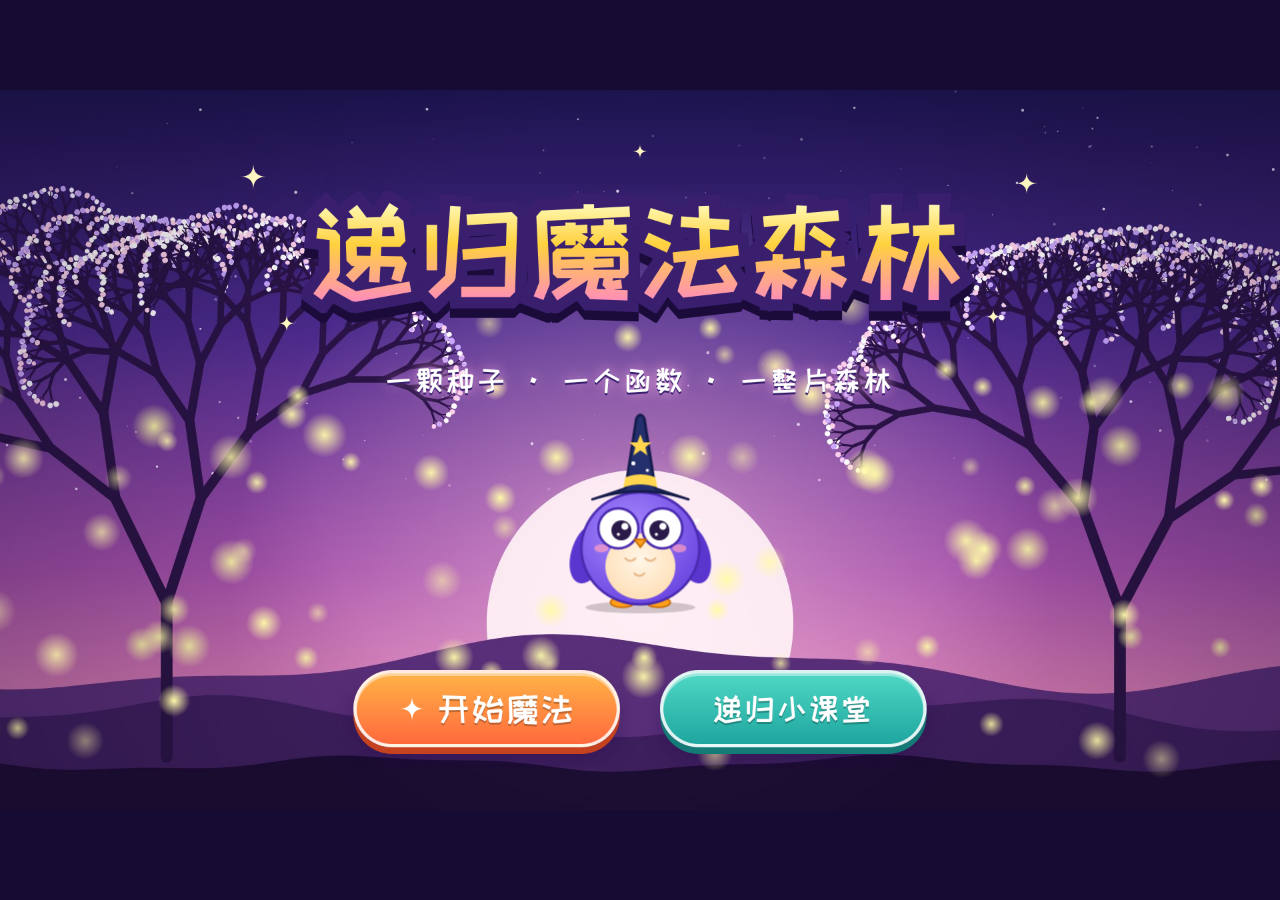
<file: index.html>
<!doctype html>
<html lang="zh-CN">
<head>
<meta charset="utf-8">
<meta name="viewport" content="width=device-width,initial-scale=1,viewport-fit=cover">
<title>递归魔法森林</title>
<meta name="description" content="一颗种子 · 一个函数 · 一整片森林 —— 用递归画出四季魔法树">
<link rel="icon" href="素材/sprites/魔法种子.png">
<link rel="stylesheet" href="style.css">
</head>
<body>
<div id="stage">

  <!-- 屏幕 1：封面 -->
  <section class="screen show" id="cover">
    <img class="bg" src="素材/backgrounds/背景_1封面.jpg" alt="">
    <canvas id="fireflies" width="1920" height="1080"></canvas>
    <img class="el float" src="素材/sprites/标题_递归魔法森林.png" style="left:310px;top:70px;width:1300px" alt="递归魔法森林">
    <img class="el" src="素材/sprites/副标题.png" style="left:510px;top:390px;width:900px" alt="">
    <img class="el bob" src="素材/sprites/递递_1普通.png" style="left:818px;top:470px;width:285px" alt="">
    <img class="el btn" data-go="forest" src="素材/sprites/按钮_开始魔法.png" style="left:500px;top:840px;width:460px" alt="开始魔法">
    <img class="el btn" data-go="class" src="素材/sprites/按钮_递归小课堂.png" style="left:960px;top:840px;width:460px" alt="递归小课堂">
  </section>

  <!-- 屏幕 2：森林 -->
  <section class="screen" id="forest">
    <img class="bg" id="bgA" src="素材/backgrounds/背景_2春.jpg" alt="">
    <img class="bg" id="bgB" src="素材/backgrounds/背景_2春.jpg" alt="" style="opacity:0">
    <canvas id="tree" width="1920" height="1080"></canvas>
    <canvas id="fx" width="1920" height="1080"></canvas>

    <img class="el" src="素材/sprites/标题_递归魔法森林.png" style="left:14px;top:6px;width:468px" alt="">
    <img class="el btn" data-go="cover" src="素材/sprites/按钮_首页.png" style="left:470px;top:18px;width:188px" alt="首页">
    <button class="el chip" id="soundBtn" style="left:668px;top:44px">🔊 声音开</button>

    <img class="el btn season" data-season="spring" style="left:18px;top:150px;width:158px" alt="春天">
    <img class="el btn season" data-season="summer" style="left:18px;top:322px;width:158px" alt="夏天">
    <img class="el btn season" data-season="autumn" style="left:18px;top:494px;width:158px" alt="秋天">
    <img class="el btn season" data-season="winter" style="left:18px;top:666px;width:158px" alt="冬天">

    <img class="el" src="素材/sprites/魔法数据面板.png" style="left:1505px;top:8px;width:406px" alt="">
    <div class="el val" id="vDepth" style="left:1700px;top:80px">8</div>
    <div class="el val" id="vCount" style="left:1700px;top:135px">0</div>
    <div class="el val" id="vAngle" style="left:1700px;top:190px">25°</div>
    <div class="el val" id="vSeason" style="left:1700px;top:244px">春天</div>

    <div class="el slider" style="left:1525px;top:346px">
      <span>分叉角度</span>
      <input type="range" id="angle" min="10" max="45" value="25">
    </div>

    <div class="el bubble" id="bubble" style="right:345px;top:700px"></div>
    <img class="el bob" id="mascot" src="素材/sprites/递递_1普通.png" style="left:1600px;top:740px;width:266px" alt="递递">

    <img class="el" id="seed" src="素材/sprites/魔法种子.png" style="left:925px;top:880px;width:70px" alt="">

    <img class="el btn" data-act="grow"   src="素材/sprites/按钮_长大.png" style="left:200px;top:930px;width:133px" alt="长大">
    <img class="el btn" data-act="shrink" src="素材/sprites/按钮_变小.png" style="left:328px;top:930px;width:133px" alt="变小">
    <img class="el btn" data-act="wind"   src="素材/sprites/按钮_刮风.png" style="left:456px;top:930px;width:133px" alt="刮风">
    <img class="el btn" data-act="snow"   src="素材/sprites/按钮_下雪.png" style="left:584px;top:930px;width:133px" alt="下雪">
    <img class="el btn" data-act="reset"  src="素材/sprites/按钮_重来.png" style="left:712px;top:930px;width:133px" alt="重来">

    <div class="el hint" style="left:1330px;top:1046px">键盘也能玩：1~4 换季节　↑↓ 长大变小　W 刮风　S 下雪　R 重来</div>
  </section>

  <!-- 屏幕 3：课堂 -->
  <section class="screen" id="class">
    <img class="bg" src="素材/backgrounds/背景_6课堂.jpg" alt="">
    <img class="el" id="card" src="素材/sprites/课堂卡片_1什么是递归.png" style="left:210px;top:60px;width:1500px" alt="">
    <img class="el bob" src="素材/sprites/递递_2施法.png" style="left:40px;top:800px;width:228px" alt="">
    <img class="el btn" data-go="forest" src="素材/sprites/按钮_返回森林.png" style="left:300px;top:900px;width:342px" alt="返回森林">
    <div class="el dots" id="dots" style="left:860px;top:960px"><i></i><i></i><i></i></div>
    <img class="el btn" id="next" src="素材/sprites/按钮_下一页.png" style="left:1380px;top:900px;width:342px" alt="下一页">
  </section>
</div>

<div id="rotate">📱 把手机横过来，森林会更大哦</div>
<script src="app.js"></script>
</body>
</html>
</file>
<file: style.css>
@font-face { font-family: 'KuaiLe'; src: url('fonts/kuaile.woff2') format('woff2'); font-display: swap; }

:root { --ink: #3a2a6a; --purple: #7a5cf0; }
* { box-sizing: border-box; -webkit-tap-highlight-color: transparent; }
html, body { margin: 0; height: 100%; overflow: hidden; background: #160c33; }
body { font-family: 'KuaiLe', 'PingFang SC', 'Microsoft YaHei', sans-serif; user-select: none; -webkit-user-select: none; }

#stage { position: absolute; left: 0; top: 0; width: 1920px; height: 1080px; transform-origin: 0 0; overflow: hidden; }
.screen { position: absolute; inset: 0; opacity: 0; pointer-events: none; transition: opacity .45s ease; }
.screen.show { opacity: 1; pointer-events: auto; }
.bg { position: absolute; left: 0; top: 0; width: 1920px; height: 1080px; transition: opacity .8s ease; }
canvas { position: absolute; left: 0; top: 0; width: 1920px; height: 1080px; pointer-events: none; }
.el { position: absolute; }
img.el { -webkit-user-drag: none; }

.btn { cursor: pointer; transition: transform .15s ease, filter .15s ease; }
.btn:hover { transform: scale(1.06); filter: brightness(1.06); }
.btn:active { transform: scale(.92); }
.btn.pop { animation: pop .35s ease; }
@keyframes pop { 0% { transform: scale(1) } 40% { transform: scale(.88) } 100% { transform: scale(1) } }

.float { animation: float 4s ease-in-out infinite; }
@keyframes float { 50% { transform: translateY(-14px) } }
.bob { animation: bob 2.6s ease-in-out infinite; transform-origin: 50% 100%; }
@keyframes bob { 50% { transform: translateY(-8px) rotate(-1.5deg) } }

.val { font-size: 36px; color: var(--ink); line-height: 48px; transition: transform .2s; }
.val.bump { animation: bump .4s ease; }
@keyframes bump { 40% { transform: scale(1.35); color: #e8507a } }

.chip { border: 4px solid #fff; border-radius: 999px; background: linear-gradient(#b39bff, #7a5cf0); color: #fff;
  font: 30px 'KuaiLe', sans-serif; padding: 4px 22px; cursor: pointer; box-shadow: 0 6px 0 #4f35b5, 0 10px 18px rgba(40,10,80,.3); }
.chip:active { transform: translateY(4px); box-shadow: 0 2px 0 #4f35b5; }

.slider { width: 370px; display: flex; align-items: center; gap: 14px; background: rgba(255,255,255,.88); border: 5px solid #fff;
  border-radius: 999px; padding: 8px 22px; box-shadow: 0 8px 0 rgba(90,60,180,.35), 0 12px 24px rgba(40,10,80,.25); }
.slider span { font-size: 28px; color: #f07a1e; white-space: nowrap; }
.slider input { flex: 1; -webkit-appearance: none; appearance: none; height: 14px; border-radius: 99px; background: linear-gradient(90deg, #ffd08a, #f07a1e); outline: none; }
.slider input::-webkit-slider-thumb { -webkit-appearance: none; width: 40px; height: 40px; border-radius: 50%; background: #fff; border: 6px solid #f07a1e; cursor: pointer; box-shadow: 0 3px 8px rgba(0,0,0,.3); }
.slider input::-moz-range-thumb { width: 30px; height: 30px; border-radius: 50%; background: #fff; border: 6px solid #f07a1e; cursor: pointer; }

.bubble { max-width: 420px; min-width: 200px; background: #fff; border-radius: 30px; padding: 20px 26px; font-size: 32px; line-height: 1.45;
  color: var(--ink); border: 5px solid #b39bff; box-shadow: 0 10px 24px rgba(40,10,80,.28);
  opacity: 0; transform: scale(.6) translateY(20px); transform-origin: 100% 70%; transition: opacity .25s, transform .3s cubic-bezier(.3,1.6,.5,1); }
.bubble.show { opacity: 1; transform: none; }
.bubble::after { content: ''; position: absolute; right: -30px; bottom: 34px; border: 16px solid transparent; border-left: 26px solid #b39bff; }
.bubble b { color: #e8507a; }

.hint { transform: translateX(-50%); font-size: 22px; color: rgba(255,255,255,.92); text-shadow: 0 2px 4px rgba(0,0,0,.45); white-space: nowrap; }

.dots { display: flex; gap: 18px; }
.dots i { width: 26px; height: 26px; border-radius: 50%; background: #e7cfa8; border: 4px solid #fff; box-shadow: 0 3px 6px rgba(0,0,0,.15); }
.dots i.on { background: #ff8a3d; transform: scale(1.2); }

#rotate { display: none; position: fixed; left: 0; right: 0; bottom: 16px; text-align: center; color: #fff; font-size: 16px; }
@media (orientation: portrait) and (max-width: 700px) { #rotate { display: block; } }
</file>
